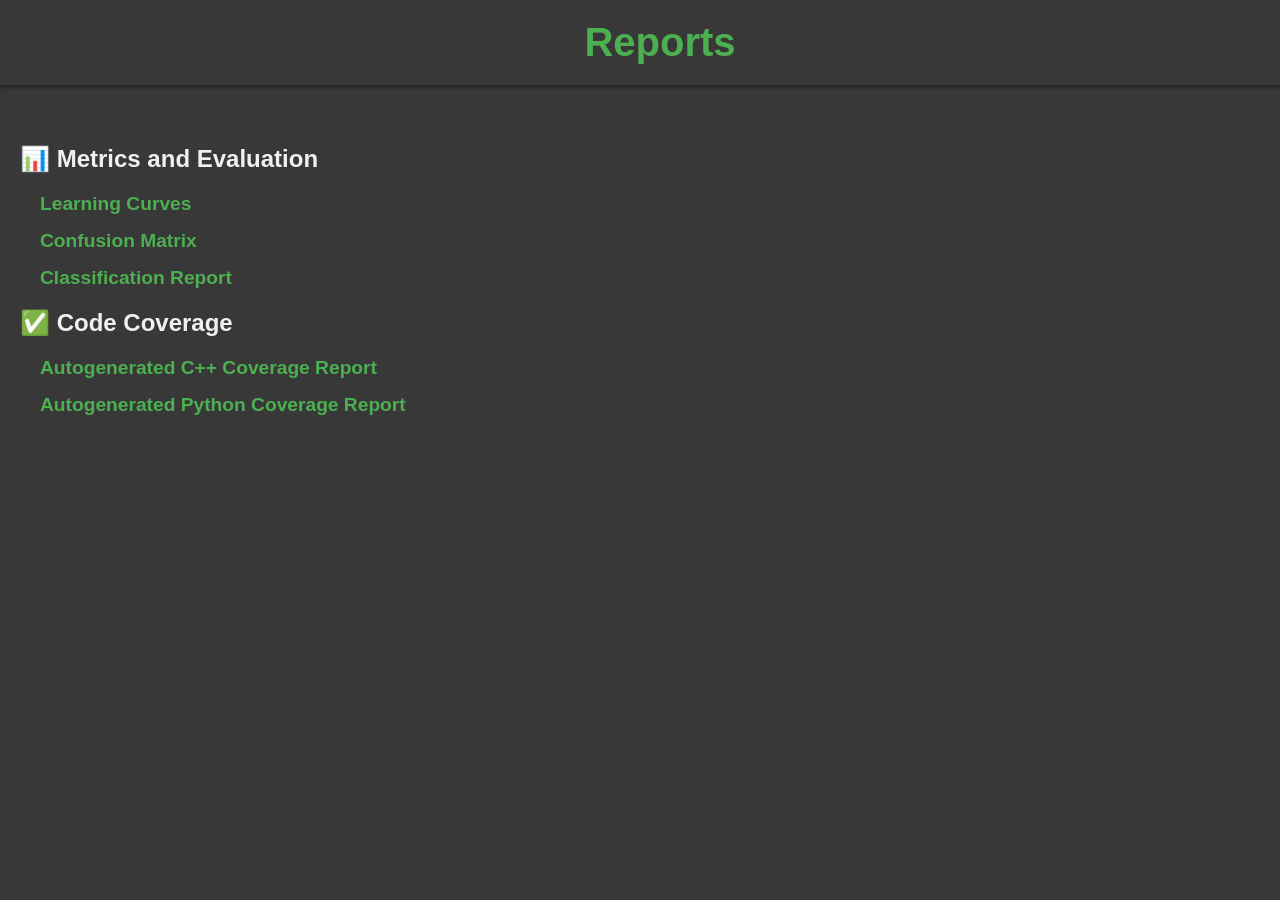
<file: reports/index.html>
<!DOCTYPE html>
<html lang="en">
  <head>
    <meta charset="UTF-8" />
    <meta name="viewport" content="width=device-width, initial-scale=1.0" />
    <title>Reports</title>
    <link rel="stylesheet" href="style.css" />
  </head>
  <body>
    <header>
      <h1>Reports</h1>
    </header>

    <main>
      <section>
        <h2>📊 Metrics and Evaluation</h2>
        <ul>
          <li><a href="results/acc.html">Learning Curves</a></li>
          <li><a href="results/matrix.html">Confusion Matrix</a></li>
          <li><a href="results/classification_report.html">Classification Report</a></li>
        </ul>
      </section>
      <section>
        <h2>✅ Code Coverage</h2>
        <ul>
          <li><a href="htmlcov/cpp/index.html">Autogenerated C++ Coverage Report</a></li>
          <li><a href="htmlcov/python/index.html">Autogenerated Python Coverage Report</a></li>
        </ul>
      </section>
    </main>
  </body>
</html>
</file>
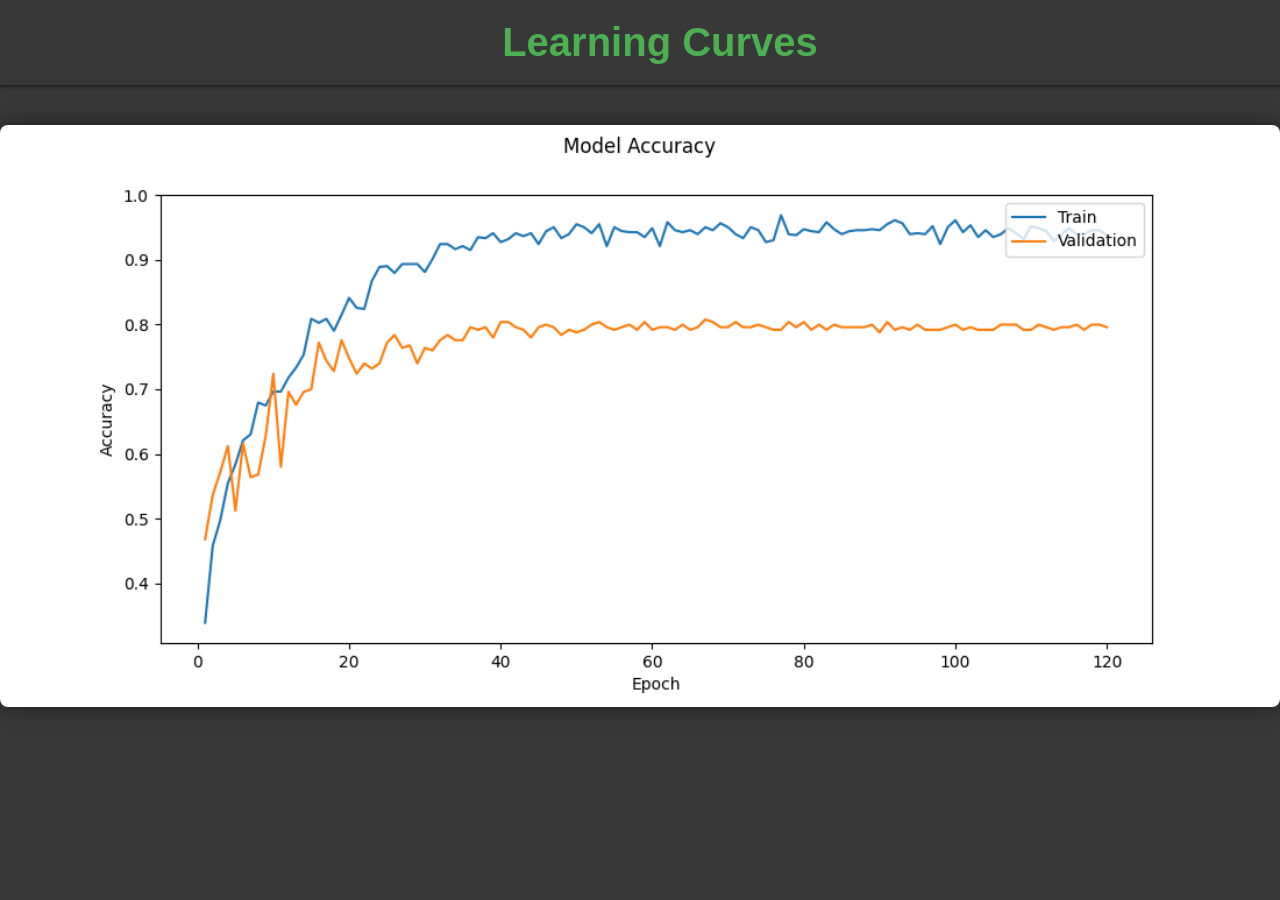
<file: reports/results/acc.html>
<!DOCTYPE html>
<html lang="en">
<head>
  <meta charset="UTF-8">
  <title>Learning Curves</title>
  <link rel="stylesheet" href="../style.css" />
</head>
<body>
    <header>
        <h1>Learning Curves</h1>
    </header>
    <img src="images/acc.png">
</body>
</html>
</file>
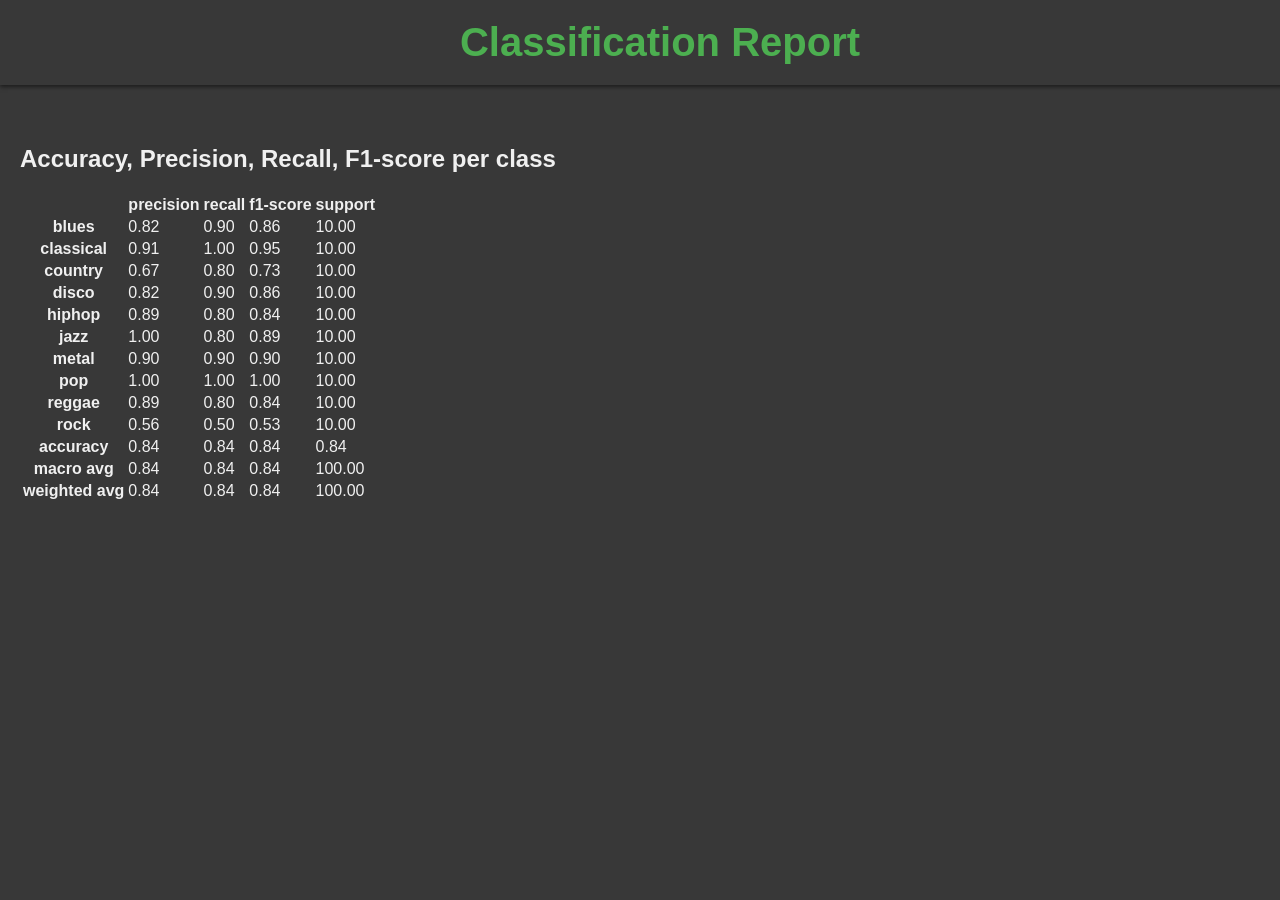
<file: reports/results/classification_report.html>
<!DOCTYPE html>
<html lang="en">
<head>
  <meta charset="UTF-8">
  <title>Classification Report</title>
  <link rel="stylesheet" href="../style.css" />
</head>
<body>
  <header>
    <h1>Classification Report</h1>
  </header>

  <main>
    <section>
      <h2>Accuracy, Precision, Recall, F1-score per class</h2>
      <table class="dataframe metrics-table">
        <thead>
          <tr style="text-align: center;">
            <th></th>
            <th>precision</th>
            <th>recall</th>
            <th>f1-score</th>
            <th>support</th>
          </tr>
        </thead>
        <tbody>
          <tr>
            <th>blues</th>
            <td>0.82</td>
            <td>0.90</td>
            <td>0.86</td>
            <td>10.00</td>
          </tr>
          <tr>
            <th>classical</th>
            <td>0.91</td>
            <td>1.00</td>
            <td>0.95</td>
            <td>10.00</td>
          </tr>
          <tr>
            <th>country</th>
            <td>0.67</td>
            <td>0.80</td>
            <td>0.73</td>
            <td>10.00</td>
          </tr>
          <tr>
            <th>disco</th>
            <td>0.82</td>
            <td>0.90</td>
            <td>0.86</td>
            <td>10.00</td>
          </tr>
          <tr>
            <th>hiphop</th>
            <td>0.89</td>
            <td>0.80</td>
            <td>0.84</td>
            <td>10.00</td>
          </tr>
          <tr>
            <th>jazz</th>
            <td>1.00</td>
            <td>0.80</td>
            <td>0.89</td>
            <td>10.00</td>
          </tr>
          <tr>
            <th>metal</th>
            <td>0.90</td>
            <td>0.90</td>
            <td>0.90</td>
            <td>10.00</td>
          </tr>
          <tr>
            <th>pop</th>
            <td>1.00</td>
            <td>1.00</td>
            <td>1.00</td>
            <td>10.00</td>
          </tr>
          <tr>
            <th>reggae</th>
            <td>0.89</td>
            <td>0.80</td>
            <td>0.84</td>
            <td>10.00</td>
          </tr>
          <tr>
            <th>rock</th>
            <td>0.56</td>
            <td>0.50</td>
            <td>0.53</td>
            <td>10.00</td>
          </tr>
          <tr>
            <th>accuracy</th>
            <td>0.84</td>
            <td>0.84</td>
            <td>0.84</td>
            <td>0.84</td>
          </tr>
          <tr>
            <th>macro avg</th>
            <td>0.84</td>
            <td>0.84</td>
            <td>0.84</td>
            <td>100.00</td>
          </tr>
          <tr>
            <th>weighted avg</th>
            <td>0.84</td>
            <td>0.84</td>
            <td>0.84</td>
            <td>100.00</td>
          </tr>
        </tbody>
      </table>
    </section>
  </main>
</body>
</html>
</file>
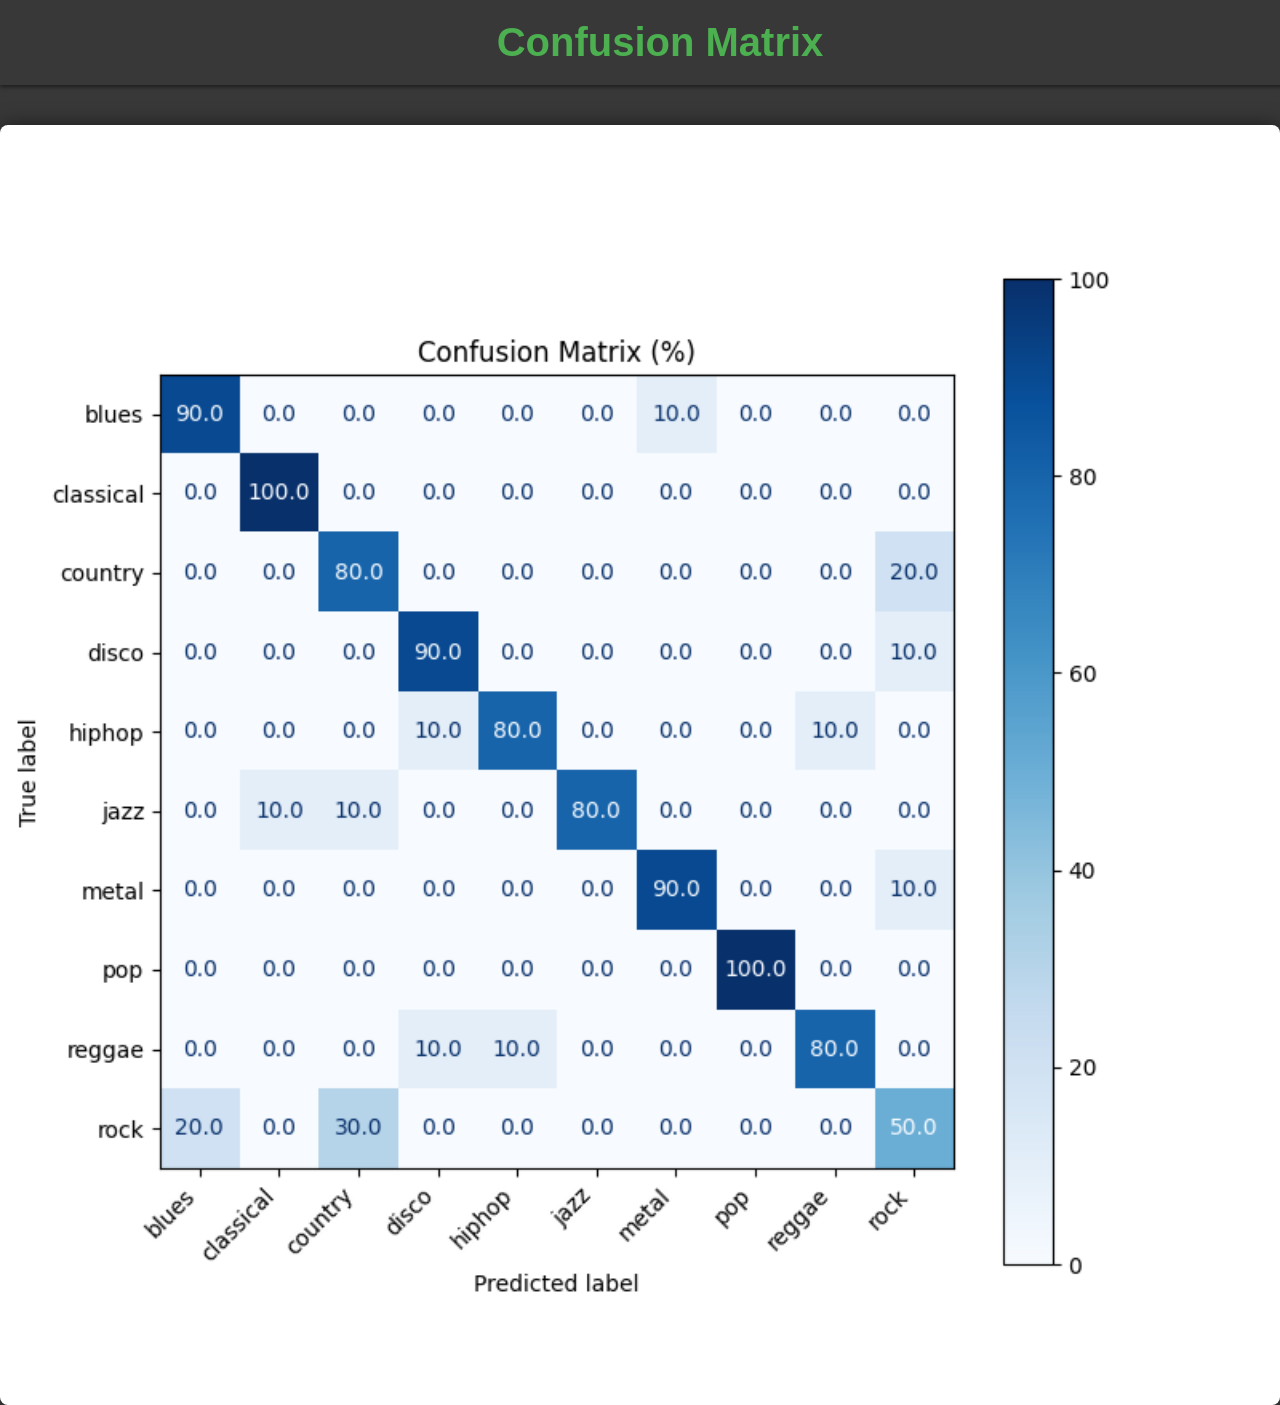
<file: reports/results/matrix.html>
<!DOCTYPE html>
<html lang="en">
<head>
  <meta charset="UTF-8">
  <title>Confusion Matrix</title>
  <link rel="stylesheet" href="../style.css" />
</head>
<body>
    <header>
        <h1>Confusion Matrix</h1>
    </header>
    <img src="images/matrix.png">
</body>
</html>
</file>
<file: reports/style.css>
body {
    margin: 0;
    padding: 0;
    font-family: Arial, sans-serif;
    background: #383838;
    color: #f0f0f0;
    display: flex;
    flex-direction: column;
    align-items: left;
    min-height: 100vh;
}

main {
    width: 90%;
    max-width: 800px;
    margin-top: 40px;
    padding: 0 20px;
}

header {
    background-color: #383838;
    width: 100%;
    padding: 20px;
    text-align: center;
    color: #4CAF50;
    box-shadow: 0 2px 4px rgba(0, 0, 0, 0.5);
}

header h1 {
    margin: 0;
    font-size: 2.5em;
}

ul {
    list-style: none;
    padding: 0;
}

li {
    margin: 15px 0;
    font-size: 1.2em;
    padding-left: 20px
}

a {
    text-decoration: none;
    color: #4CAF50;
    font-weight: bold;
    transition: color 0.3s;
}

a:hover {
    color: #80e27e;
    text-decoration: underline;
}

img {
    max-width: 100%;
    height: auto;
    margin-top: 40px;
    border-radius: 8px;
    box-shadow: 0 0 20px rgba(0,0,0,0.5);
}
</file>
